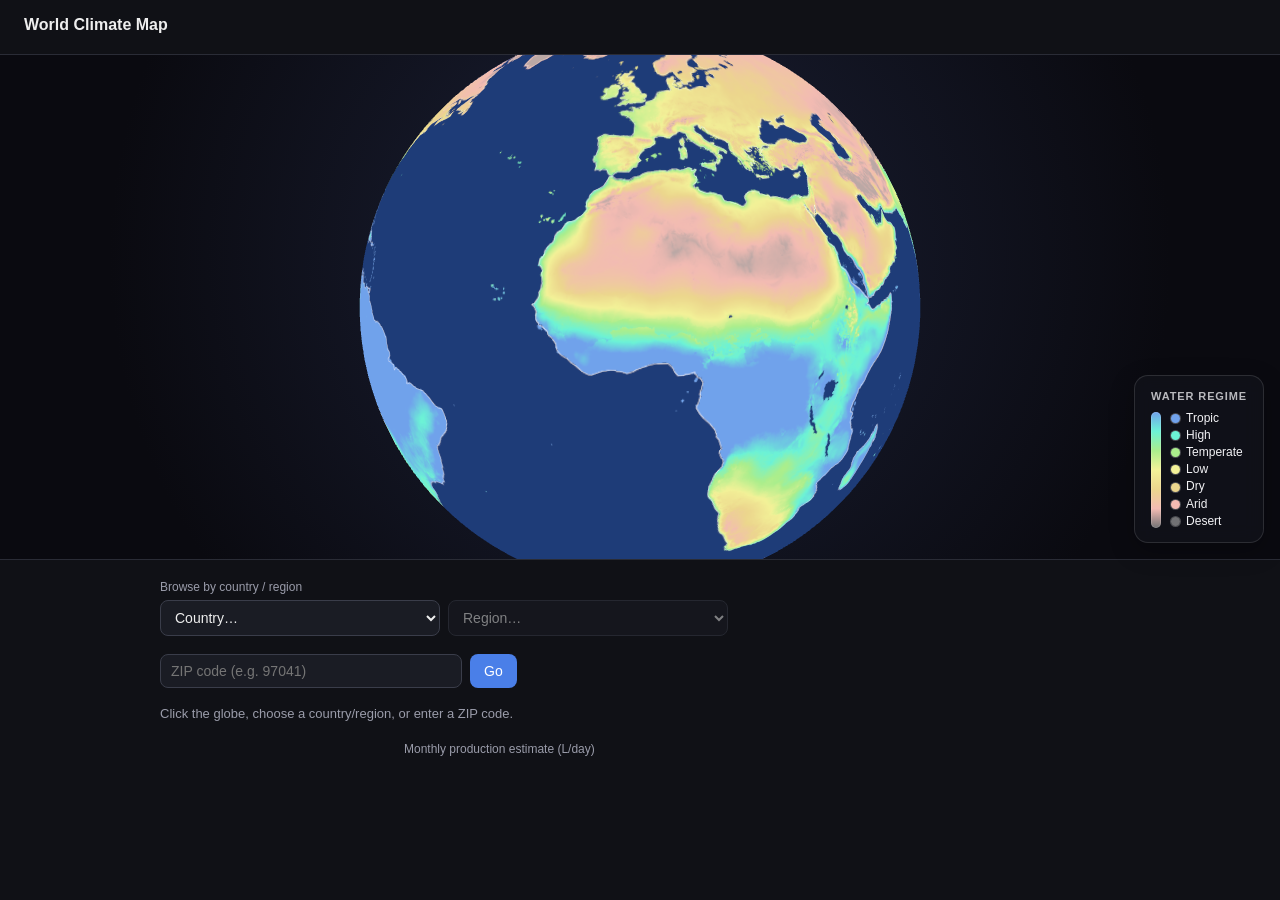
<file: site/index.html>
<!doctype html>
<html lang="en">
<head>
<meta charset="utf-8" />
<meta name="viewport" content="width=device-width, initial-scale=1" />
<title>World Climate Map — Embed Demo</title>
<link rel="stylesheet" href="./globe.css" />
<style>
  :root { color-scheme: dark; }
  html, body {
    height: 100%;
    margin: 0;
  }
  body {
    display: flex;
    flex-direction: column;
    font-family: -apple-system, BlinkMacSystemFont, "Segoe UI", Roboto, Helvetica, Arial, sans-serif;
    background: #101116;
    color: #eee;
  }
  header {
    flex: 0 0 auto;
    padding: 16px 24px;
    border-bottom: 1px solid #2a2c36;
  }
  header h1 { font-size: 16px; margin: 0 0 4px; }
  header p { margin: 0; font-size: 13px; color: #9a9caa; }
  main {
    flex: 1 1 auto;
    min-height: 0;
    display: flex;
    flex-direction: column;
  }
  /* Globe on top, data panel below it (not side-by-side). */
  #climate-globe {
    position: relative;
    flex: 0 0 56vh;
    min-height: 320px;
    background: radial-gradient(circle at 50% 40%, #1b2036 0%, #0a0a10 75%);
  }
  aside {
    flex: 1 1 auto;
    overflow-y: auto;
    border-top: 1px solid #2a2c36;
    padding: 20px 24px 32px;
  }
  .aside-inner {
    max-width: 960px;
    margin: 0 auto;
    display: flex;
    flex-direction: column;
    gap: 18px;
  }
  .picker-label { font-size: 12px; color: #9a9caa; margin-bottom: 6px; }
  .zip-form, .picker-form {
    display: flex;
    gap: 8px;
    flex-wrap: wrap;
  }
  .zip-form input, .picker-form select {
    flex: 1;
    max-width: 280px;
    min-width: 160px;
    padding: 8px 10px;
    border-radius: 8px;
    border: 1px solid #3a3d4a;
    background: #1a1c24;
    color: #eee;
    font-size: 14px;
  }
  .picker-form select:disabled { opacity: 0.5; cursor: not-allowed; }
  .zip-form button {
    padding: 8px 14px;
    border-radius: 8px;
    border: none;
    background: #4a7fe8;
    color: white;
    font-size: 14px;
    cursor: pointer;
  }
  .zip-form button:hover { background: #5b8cf0; }
  #status { font-size: 13px; color: #9a9caa; min-height: 18px; }
  .data-row {
    display: flex;
    flex-wrap: wrap;
    gap: 24px;
  }
  #summary { flex: 0 0 220px; font-size: 13px; }
  #summary .row { display: flex; justify-content: space-between; padding: 3px 0; }
  #summary .row span:last-child { color: #cfd2e0; font-variant-numeric: tabular-nums; }
  #summary .row.sub span:last-child { color: #8b8d9a; font-size: 12px; }
  .chart-wrap { flex: 1 1 360px; min-width: 280px; }
  .chart-title { font-size: 12px; color: #9a9caa; margin-bottom: 6px; }
  #monthly-chart { width: 100%; height: 160px; }
  #monthly-chart .chart-grid { stroke: #23252f; stroke-width: 1; }
  #monthly-chart .chart-area { fill: rgba(74, 127, 232, 0.18); stroke: none; }
  #monthly-chart .chart-line { fill: none; stroke: #6fb2ff; stroke-width: 2; }
  #monthly-chart .chart-dot { fill: #6fb2ff; }
  #monthly-chart .chart-label { fill: #7c7e8c; font-size: 9px; }
  table { width: 100%; border-collapse: collapse; font-size: 13px; }
  th, td { text-align: left; padding: 6px 8px; border-bottom: 1px solid #23252f; }
  th { color: #9a9caa; font-weight: 500; }
</style>
</head>
<body>
<header>
  <h1>World Climate Map</h1>
</header>
<main>
  <div id="climate-globe"></div>
  <aside>
    <div class="aside-inner">
      <div>
        <div class="picker-label">Browse by country / region</div>
        <form class="picker-form" id="picker-form">
          <select id="country-select"><option value="">Country…</option></select>
          <select id="region-select" disabled><option value="">Region…</option></select>
        </form>
      </div>
      <form class="zip-form" id="zip-form">
        <input id="zip-input" type="text" inputmode="numeric" placeholder="ZIP code (e.g. 97041)" />
        <button type="submit">Go</button>
      </form>
      <div id="status">Click the globe, choose a country/region, or enter a ZIP code.</div>
      <div class="data-row">
        <div id="summary"></div>
        <div class="chart-wrap">
          <div class="chart-title">Monthly production estimate (L/day)</div>
          <svg id="monthly-chart" viewBox="0 0 520 180" preserveAspectRatio="none" hidden></svg>
        </div>
      </div>
      <table id="monthly-table" hidden>
        <thead><tr><th>Month</th><th>Production estimate (L/day)</th></tr></thead>
        <tbody></tbody>
      </table>
    </div>
  </aside>
</main>

<script type="module">
  import { ClimateGlobe } from "./globe.js";

  const globe = new ClimateGlobe("#climate-globe", { dataUrl: "." });

  const statusEl = document.getElementById("status");
  const summaryEl = document.getElementById("summary");
  const chartEl = document.getElementById("monthly-chart");
  const tableEl = document.getElementById("monthly-table");
  const tableBody = tableEl.querySelector("tbody");

  const MONTHS = ["Jan","Feb","Mar","Apr","May","Jun","Jul","Aug","Sep","Oct","Nov","Dec"];

  function renderChart(values) {
    const W = 520, H = 180;
    const padL = 8, padR = 8, padT = 10, padB = 20;
    const plotW = W - padL - padR, plotH = H - padT - padB;
    const vMax = Math.max(...values, 1) * 1.15;
    const x = (i) => padL + (i / (values.length - 1)) * plotW;
    const y = (v) => padT + plotH - (v / vMax) * plotH;

    const pts = values.map((v, i) => `${x(i).toFixed(1)},${y(v).toFixed(1)}`).join(" ");
    const areaPts = `${x(0).toFixed(1)},${y(0).toFixed(1)} ${pts} ${x(values.length - 1).toFixed(1)},${y(0).toFixed(1)}`;
    const gridLines = [0.25, 0.5, 0.75, 1].map((f) => {
      const yy = (padT + plotH * (1 - f)).toFixed(1);
      return `<line x1="${padL}" y1="${yy}" x2="${W - padR}" y2="${yy}" class="chart-grid" />`;
    }).join("");
    const dots = values.map((v, i) =>
      `<circle cx="${x(i).toFixed(1)}" cy="${y(v).toFixed(1)}" r="2.5" class="chart-dot" />`
    ).join("");
    const labels = MONTHS.map((m, i) =>
      `<text x="${x(i).toFixed(1)}" y="${H - 6}" class="chart-label" text-anchor="middle">${m[0]}</text>`
    ).join("");

    chartEl.innerHTML = `${gridLines}<polygon points="${areaPts}" class="chart-area"/>` +
      `<polyline points="${pts}" class="chart-line"/>${dots}${labels}`;
  }

  function geoLine(name, code) {
    if (!name) return "—";
    return code ? `${name} (${code})` : name;
  }

  globe.addEventListener("locationselected", (e) => {
    const d = e.detail;
    statusEl.textContent = d.zip ? `ZIP ${d.zip}` : `${d.lat.toFixed(2)}, ${d.lon.toFixed(2)}`;

    const geoRows = `
      <div class="row"><span>Coordinates</span><span>${d.lat.toFixed(3)}, ${d.lon.toFixed(3)}</span></div>
      <div class="row"><span>Country</span><span>${geoLine(d.country, d.countryCode)}</span></div>
      <div class="row"><span>Region</span><span>${geoLine(d.region, d.regionCode)}</span></div>
    `;

    if (!d.isLand) {
      summaryEl.innerHTML = geoRows +
        `<div class="row"><span>Climate data</span><span>ocean — n/a</span></div>`;
      chartEl.hidden = true;
      tableEl.hidden = true;
      return;
    }
    summaryEl.innerHTML = geoRows + `
      <div class="row"><span>Regime</span><span>${d.regime}</span></div>
      <div class="row"><span>Annual avg.</span><span>${d.annual_L_day.toFixed(2)} L/day</span></div>
      <div class="row sub"><span></span><span>${d.annual_mL_hr.toFixed(1)} mL/hr</span></div>
    `;
    renderChart(d.monthly_L_day);
    chartEl.hidden = false;
    tableBody.innerHTML = d.monthly_L_day
      .map((v, i) => `<tr><td>${MONTHS[i]}</td><td>${v.toFixed(2)}</td></tr>`)
      .join("");
    tableEl.hidden = false;
  });

  globe.addEventListener("locationerror", (e) => {
    const reason = e.detail.reason;
    if (reason === "zip-not-found") statusEl.textContent = `ZIP ${e.detail.zip} not found.`;
    else statusEl.textContent = "No data for that selection.";
  });

  document.getElementById("zip-form").addEventListener("submit", (e) => {
    e.preventDefault();
    const zip = document.getElementById("zip-input").value.trim();
    if (zip) globe.goToZip(zip);
  });

  // Country dropdown populates on load; region dropdown repopulates from whichever
  // country is currently selected (and disables itself when that country has no
  // admin-1 detail in this bundle).
  const countrySelect = document.getElementById("country-select");
  const regionSelect = document.getElementById("region-select");

  globe.getCountries().then((countries) => {
    countries.sort((a, b) => a.name.localeCompare(b.name));
    for (const c of countries) {
      const opt = document.createElement("option");
      opt.value = c.id;
      opt.textContent = c.name;
      countrySelect.appendChild(opt);
    }
  });

  countrySelect.addEventListener("change", async () => {
    regionSelect.innerHTML = '<option value="">Region…</option>';
    regionSelect.disabled = true;
    const countryId = parseInt(countrySelect.value, 10);
    if (!countryId) return;

    const regions = await globe.getRegions(countryId);
    if (regions.length > 0) {
      regions.sort((a, b) => a.name.localeCompare(b.name));
      for (const r of regions) {
        const opt = document.createElement("option");
        opt.value = r.id;
        opt.textContent = r.name;
        regionSelect.appendChild(opt);
      }
      regionSelect.disabled = false;
    }
    globe.goToCountry(countryId);
  });

  regionSelect.addEventListener("change", () => {
    const regionId = parseInt(regionSelect.value, 10);
    if (regionId) globe.goToRegion(regionId);
  });
</script>
</body>
</html>
</file>
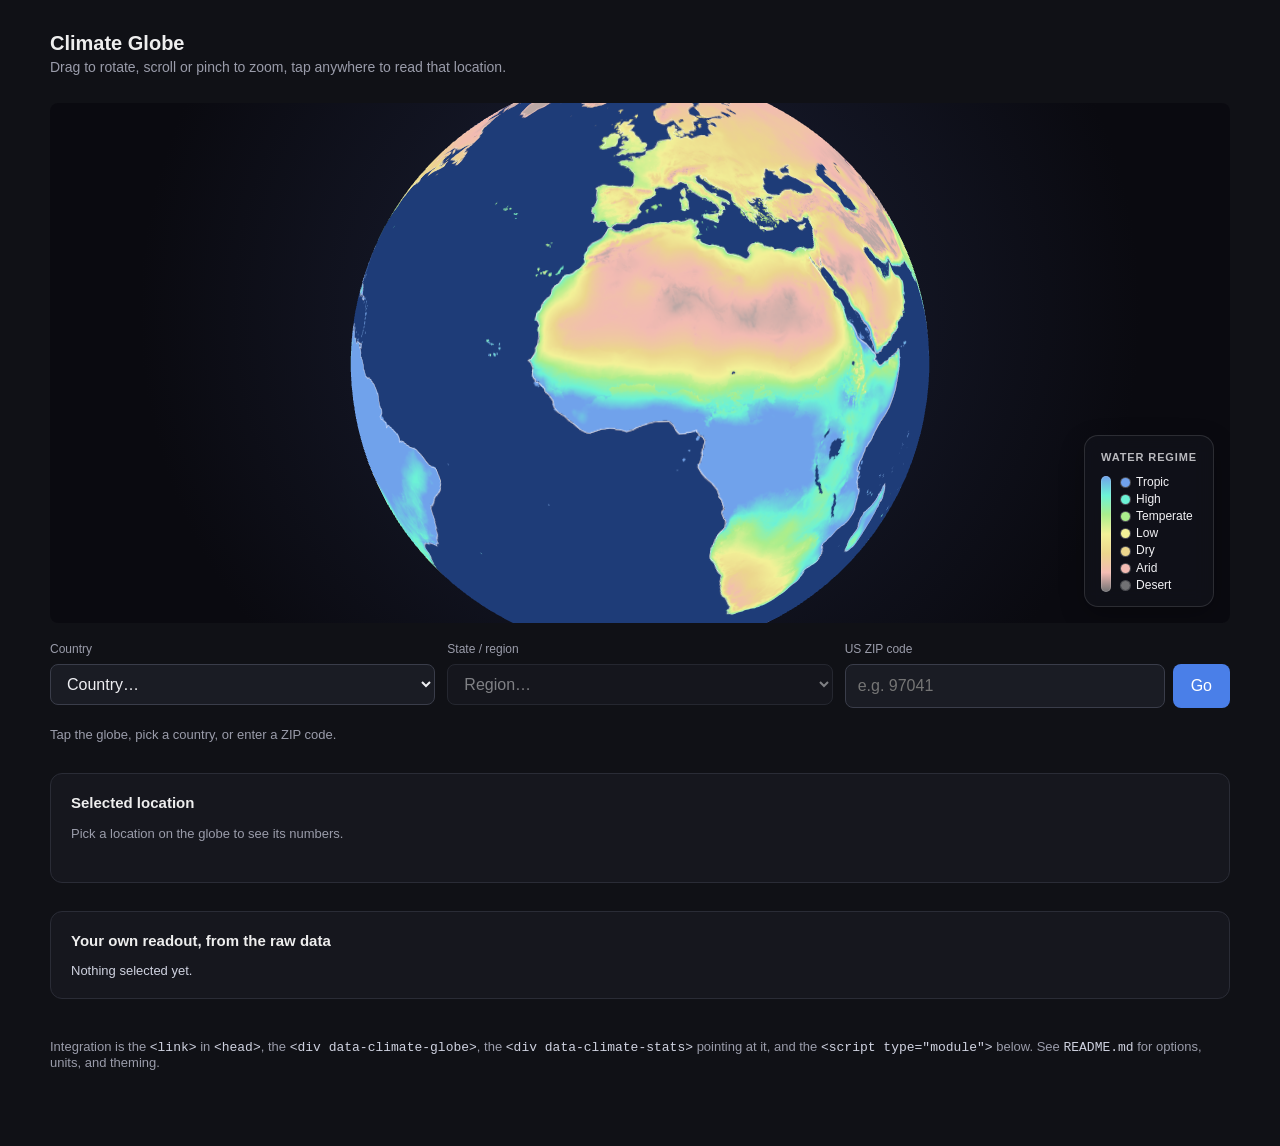
<file: demo.html>
<!doctype html>
<html lang="en">
<head>
<meta charset="utf-8" />
<meta name="viewport" content="width=device-width, initial-scale=1" />
<title>Climate Globe — embed demo</title>

<!-- 1: the widget stylesheet -->
<link rel="stylesheet" href="./climate-globe/climate-globe.css" />

<style>
  /* Page chrome only — none of this is required by the widget. */
  :root { color-scheme: dark; }
  body {
    margin: 0;
    padding: 32px 24px 64px;
    background: #101116;
    color: #eee;
    font-family: -apple-system, BlinkMacSystemFont, "Segoe UI", Roboto, Helvetica, Arial, sans-serif;
  }
  .page { max-width: 1180px; margin: 0 auto; }
  h1 { font-size: 20px; margin: 0 0 4px; }
  h2 { font-size: 15px; margin: 0 0 14px; font-weight: 600; }
  .sub { margin: 0 0 28px; font-size: 14px; color: #9a9caa; }
  .card {
    margin-top: 28px;
    padding: 20px;
    border: 1px solid #2a2c36;
    border-radius: 12px;
    background: #16171e;
  }
  .note { margin-top: 40px; font-size: 13px; color: #9a9caa; }
  .note code { color: #cfd2e0; }
  #custom-readout { font-size: 13px; color: #cfd2e0; margin: 0; }
</style>
</head>
<body>
<div class="page">
  <h1>Climate Globe</h1>
  <p class="sub">Drag to rotate, scroll or pinch to zoom, tap anywhere to read that location.</p>

  <!-- 2: the globe window — the globe and the controls that drive it -->
  <div id="globe" data-climate-globe data-height="520px"></div>

  <!-- 3: the stats window — anywhere else on the page, bound to the globe by id -->
  <div class="card">
    <h2>Selected location</h2>
    <div data-climate-stats="#globe"></div>
  </div>

  <!-- Same numbers, host-page markup: proof that the raw data is yours to use. -->
  <div class="card">
    <h2>Your own readout, from the raw data</h2>
    <p id="custom-readout">Nothing selected yet.</p>
  </div>

  <p class="note">
    Integration is the <code>&lt;link&gt;</code> in <code>&lt;head&gt;</code>, the
    <code>&lt;div data-climate-globe&gt;</code>, the
    <code>&lt;div data-climate-stats&gt;</code> pointing at it, and the
    <code>&lt;script type="module"&gt;</code> below. See <code>README.md</code> for options,
    units, and theming.
  </p>
</div>

<script type="module" src="./climate-globe/widget.js"></script>

<script type="module">
  // Everything the widget knows is on the event, in the dataset's native mL/hr;
  // toUnits() re-expresses it in any supported unit for your own charts and copy.
  import { toUnits, formatValue } from "./climate-globe/widget.js";

  const out = document.getElementById("custom-readout");

  document.addEventListener("climate-globe:select", (e) => {
    const d = e.detail;
    if (!d.isLand) {
      out.textContent = "That's ocean — no production estimate there.";
      return;
    }
    const week = toUnits(d, "gal/week");
    const month = toUnits(d, "L/month");
    const best = week.monthly.indexOf(Math.max(...week.monthly));
    const monthNames = ["January","February","March","April","May","June",
                        "July","August","September","October","November","December"];

    out.textContent =
      `${d.country ?? "This location"}: about ${formatValue(week.annual)} gal/week ` +
      `(${formatValue(month.annual)} L/month), peaking in ${monthNames[best]}.`;
  });
</script>
</body>
</html>
</file>
<file: site/globe.css>
.climate-globe-legend {
  position: absolute;
  right: 16px;
  bottom: 16px;
  z-index: 10;
  padding: 14px 16px;
  border-radius: 14px;
  background: rgba(20, 22, 30, 0.55);
  backdrop-filter: blur(10px) saturate(140%);
  -webkit-backdrop-filter: blur(10px) saturate(140%);
  border: 1px solid rgba(255, 255, 255, 0.12);
  box-shadow: 0 8px 24px rgba(0, 0, 0, 0.25);
  color: #f2f2f5;
  font-family: -apple-system, BlinkMacSystemFont, "Segoe UI", Roboto, Helvetica, Arial, sans-serif;
  pointer-events: none;
  user-select: none;
}

.climate-globe-legend-title {
  font-size: 11px;
  font-weight: 600;
  letter-spacing: 0.08em;
  text-transform: uppercase;
  opacity: 0.75;
  margin-bottom: 10px;
}

.climate-globe-legend-body {
  display: flex;
  align-items: stretch;
  gap: 10px;
}

.climate-globe-legend-bar {
  width: 10px;
  border-radius: 5px;
  box-shadow: inset 0 0 0 1px rgba(255, 255, 255, 0.15);
}

.climate-globe-legend-labels {
  display: flex;
  flex-direction: column;
  justify-content: space-between;
  gap: 4px;
  font-size: 12px;
  line-height: 1.1;
}

.climate-globe-legend-label {
  display: flex;
  align-items: center;
  gap: 6px;
  white-space: nowrap;
}

.climate-globe-legend-swatch {
  width: 9px;
  height: 9px;
  border-radius: 50%;
  box-shadow: 0 0 0 1px rgba(255, 255, 255, 0.25);
  flex: 0 0 auto;
}
</file>
<file: climate-globe/climate-globe.css>
/* climate-globe.css — generated by make_portable.py: globe.css + widget.css.
   Don't edit this file; override the --cg-* custom properties from your own
   stylesheet instead (see README.md, "Theming"). */

.climate-globe-legend {
  position: absolute;
  right: 16px;
  bottom: 16px;
  z-index: 10;
  padding: 14px 16px;
  border-radius: 14px;
  background: rgba(20, 22, 30, 0.55);
  backdrop-filter: blur(10px) saturate(140%);
  -webkit-backdrop-filter: blur(10px) saturate(140%);
  border: 1px solid rgba(255, 255, 255, 0.12);
  box-shadow: 0 8px 24px rgba(0, 0, 0, 0.25);
  color: #f2f2f5;
  font-family: -apple-system, BlinkMacSystemFont, "Segoe UI", Roboto, Helvetica, Arial, sans-serif;
  pointer-events: none;
  user-select: none;
}

.climate-globe-legend-title {
  font-size: 11px;
  font-weight: 600;
  letter-spacing: 0.08em;
  text-transform: uppercase;
  opacity: 0.75;
  margin-bottom: 10px;
}

.climate-globe-legend-body {
  display: flex;
  align-items: stretch;
  gap: 10px;
}

.climate-globe-legend-bar {
  width: 10px;
  border-radius: 5px;
  box-shadow: inset 0 0 0 1px rgba(255, 255, 255, 0.15);
}

.climate-globe-legend-labels {
  display: flex;
  flex-direction: column;
  justify-content: space-between;
  gap: 4px;
  font-size: 12px;
  line-height: 1.1;
}

.climate-globe-legend-label {
  display: flex;
  align-items: center;
  gap: 6px;
  white-space: nowrap;
}

.climate-globe-legend-swatch {
  width: 9px;
  height: 9px;
  border-radius: 50%;
  box-shadow: 0 0 0 1px rgba(255, 255, 255, 0.25);
  flex: 0 0 auto;
}

/*
 * Styles for widget.js (the prebuilt panels). The globe's own legend styling lives in
 * globe.css; the portable bundle concatenates the two into climate-globe.css so an
 * embedding page only needs one <link>.
 *
 * Everything a host site is likely to want to change is a --cg-* custom property, so the
 * file itself never has to be edited: override the properties from the site's own
 * stylesheet instead. They're declared on :root rather than on the components because the
 * globe and its stats panel can be mounted in completely separate parts of the page --
 * inheriting from a common ancestor is what keeps the two halves themed alike, and it
 * lets a host scope an override to any wrapper element it likes (including per-widget).
 *
 * Every rule below is scoped to .cg-widget / .cg-stats so the widget can't restyle the
 * host page, and every element carries a cg- class so the host page's own `table {}` /
 * `button {}` rules land on a lower-specificity selector than these do.
 */

:root {
  --cg-bg: transparent;
  --cg-globe-bg: radial-gradient(circle at 50% 40%, #1b2036 0%, #0a0a10 75%);
  --cg-text: #eeeef2;
  --cg-text-muted: #9a9caa;
  --cg-text-value: #cfd2e0;
  --cg-border: #2a2c36;
  --cg-line: #23252f;
  --cg-field-bg: #1a1c24;
  --cg-field-border: #3a3d4a;
  --cg-accent: #4a7fe8;
  --cg-accent-hover: #5b8cf0;
  --cg-accent-text: #ffffff;
  --cg-chart-line: #6fb2ff;
  --cg-chart-fill: rgba(74, 127, 232, 0.18);
  --cg-radius: 8px;
  --cg-gap: 18px;
  --cg-font: -apple-system, BlinkMacSystemFont, "Segoe UI", Roboto, Helvetica, Arial, sans-serif;
  --cg-font-size: 14px;
}

.cg-widget,
.cg-stats {
  box-sizing: border-box;
  font-family: var(--cg-font);
  font-size: var(--cg-font-size);
  line-height: 1.45;
  color: var(--cg-text);
  background: var(--cg-bg);
}

.cg-widget *,
.cg-widget *::before,
.cg-widget *::after,
.cg-stats *,
.cg-stats *::before,
.cg-stats *::after { box-sizing: inherit; }

/* --- globe window ------------------------------------------------------- */

.cg-globe {
  position: relative;
  width: 100%;
  min-height: 260px;
  border-radius: var(--cg-radius);
  overflow: hidden;
  background: var(--cg-globe-bg);
  /* The globe owns every touch inside it (rotate/pinch); without this the page tries to
     scroll instead on a phone. */
  touch-action: none;
}

.cg-panel {
  display: flex;
  flex-direction: column;
  gap: var(--cg-gap);
  padding-top: var(--cg-gap);
}

/* "side" layout: globe left, controls (and inline stats, if any) right -- but only where
   there's room for it. Below 900px it falls back to the stacked layout automatically. */
@media (min-width: 900px) {
  .cg-widget.cg-layout-side {
    display: grid;
    grid-template-columns: minmax(0, 1.15fr) minmax(300px, 1fr);
    gap: calc(var(--cg-gap) * 1.5);
    align-items: start;
  }
  .cg-widget.cg-layout-side .cg-panel { padding-top: 0; }
  .cg-widget.cg-layout-side .cg-results { display: block; }
  .cg-widget.cg-layout-side .cg-summary { margin-bottom: var(--cg-gap); }
}

/* --- controls ----------------------------------------------------------- */

.cg-controls {
  display: flex;
  flex-wrap: wrap;
  gap: 12px;
}

.cg-field {
  flex: 1 1 200px;
  min-width: 0;
}

.cg-label {
  display: block;
  font-size: 12px;
  color: var(--cg-text-muted);
  margin-bottom: 6px;
}

.cg-widget .cg-select,
.cg-widget .cg-input {
  width: 100%;
  min-width: 0;
  /* 16px is the threshold below which iOS Safari zooms the page in on focus -- a jarring
     jump on the primary target platform, so the form controls stay at 16px even where the
     rest of the widget is smaller. */
  font-size: max(var(--cg-font-size), 16px);
  padding: 10px 12px;
  border-radius: var(--cg-radius);
  border: 1px solid var(--cg-field-border);
  background: var(--cg-field-bg);
  color: var(--cg-text);
  font-family: inherit;
}

.cg-widget .cg-select:disabled { opacity: 0.5; cursor: not-allowed; }

.cg-zip-form {
  display: flex;
  gap: 8px;
  margin: 0;
}

.cg-widget .cg-button {
  flex: 0 0 auto;
  /* 44px tall: the minimum comfortable touch target on both iOS and Android. */
  min-height: 44px;
  padding: 10px 18px;
  border: none;
  border-radius: var(--cg-radius);
  background: var(--cg-accent);
  color: var(--cg-accent-text);
  font-family: inherit;
  font-size: max(var(--cg-font-size), 16px);
  cursor: pointer;
}

.cg-widget .cg-button:hover { background: var(--cg-accent-hover); }

.cg-status {
  font-size: 13px;
  color: var(--cg-text-muted);
  min-height: 18px;
}

/* --- stats window ------------------------------------------------------- */

.cg-stats {
  display: flex;
  flex-direction: column;
  gap: var(--cg-gap);
}

.cg-empty {
  font-size: 13px;
  color: var(--cg-text-muted);
}

.cg-results {
  display: flex;
  flex-wrap: wrap;
  gap: calc(var(--cg-gap) * 1.3);
}

.cg-summary {
  flex: 0 0 220px;
  font-size: 13px;
}

.cg-row {
  display: flex;
  justify-content: space-between;
  gap: 12px;
  padding: 3px 0;
}

.cg-row span:last-child {
  color: var(--cg-text-value);
  text-align: right;
  font-variant-numeric: tabular-nums;
}

.cg-row-sub span:last-child {
  color: var(--cg-text-muted);
  font-size: 12px;
}

.cg-chart-wrap {
  flex: 1 1 340px;
  min-width: 260px;
}

.cg-chart-title {
  font-size: 12px;
  color: var(--cg-text-muted);
  margin-bottom: 6px;
}

.cg-chart {
  display: block;
  width: 100%;
  height: 160px;
}

.cg-chart-grid { stroke: var(--cg-line); stroke-width: 1; }
.cg-chart-area { fill: var(--cg-chart-fill); stroke: none; }
.cg-chart-line { fill: none; stroke: var(--cg-chart-line); stroke-width: 2; }
.cg-chart-dot { fill: var(--cg-chart-line); }
.cg-chart-label { fill: var(--cg-text-muted); font-size: 9px; }

.cg-stats .cg-table {
  width: 100%;
  border-collapse: collapse;
  font-size: 13px;
  background: none;
}

.cg-stats .cg-table th,
.cg-stats .cg-table td {
  text-align: left;
  padding: 6px 8px;
  border: none;
  border-bottom: 1px solid var(--cg-line);
  background: none;
  color: inherit;
}

.cg-stats .cg-table th {
  color: var(--cg-text-muted);
  font-weight: 500;
}

.cg-widget [hidden],
.cg-stats [hidden] { display: none; }
</file>
